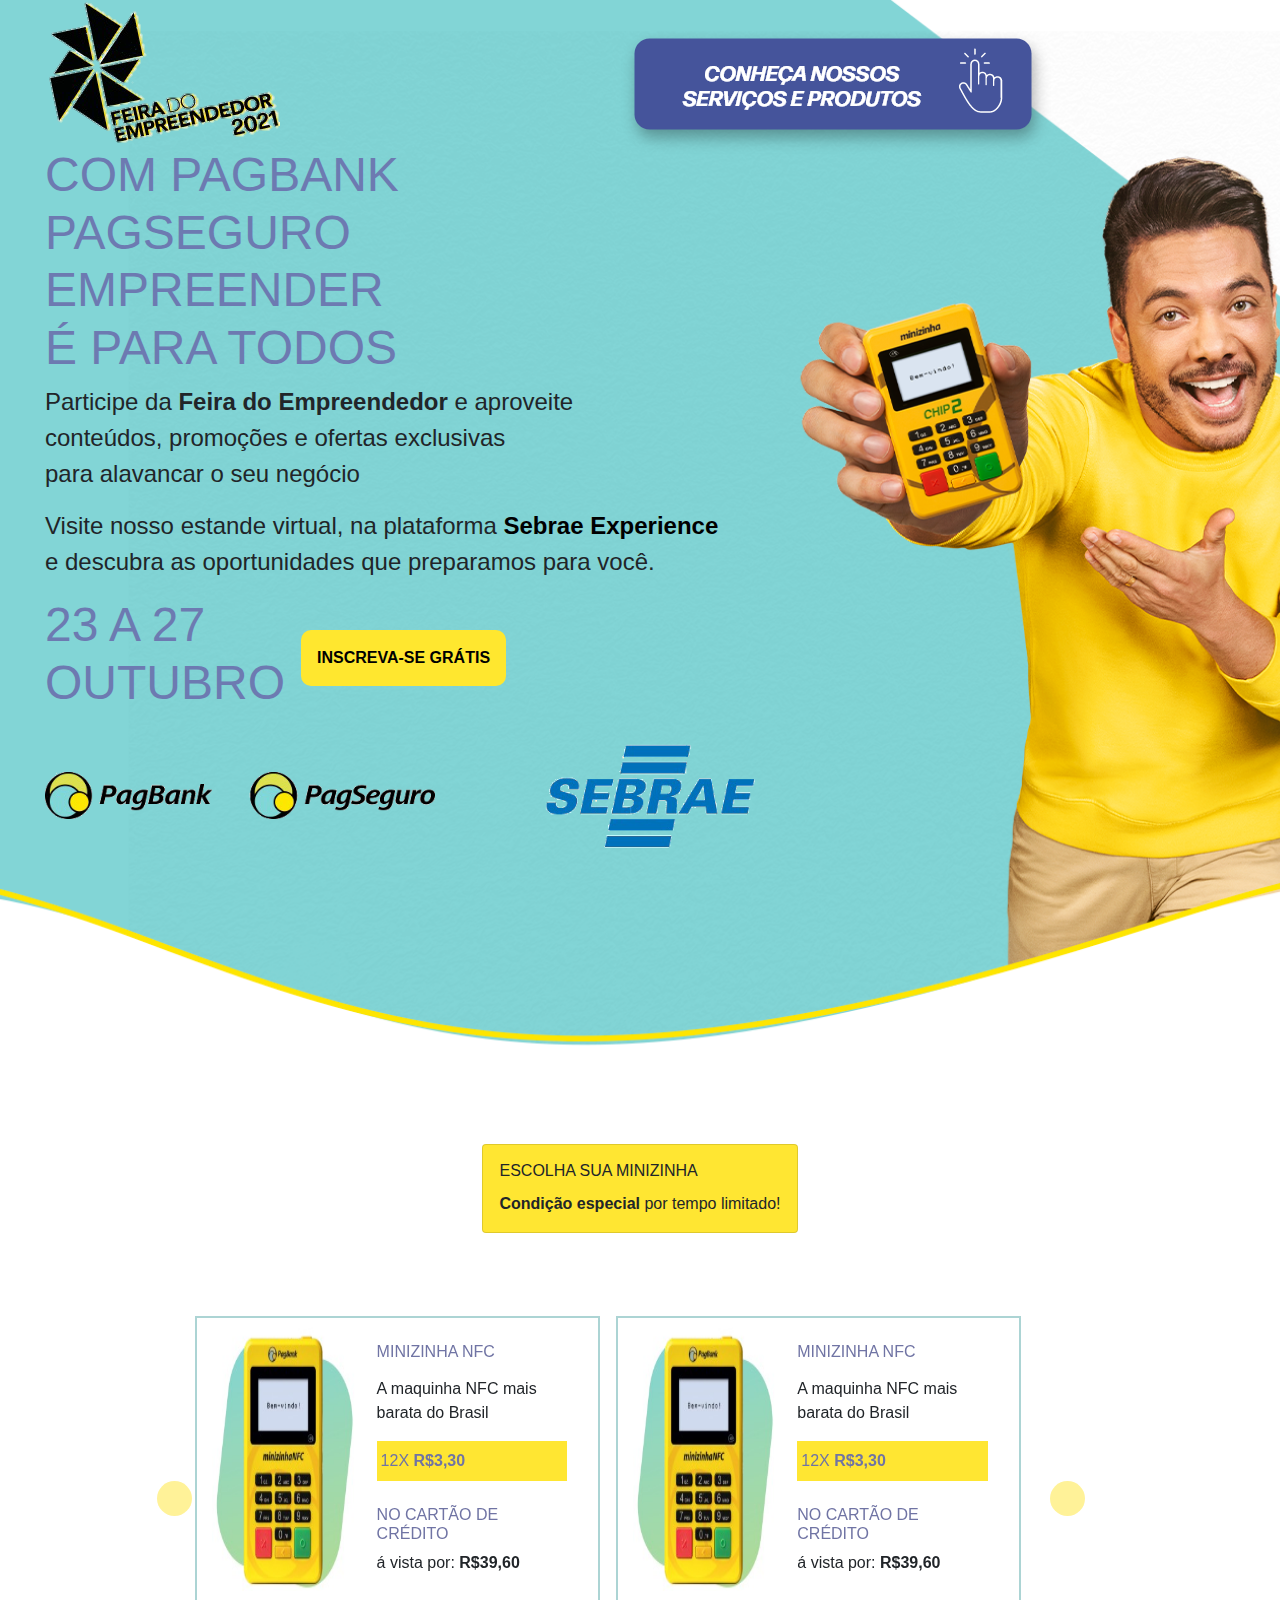
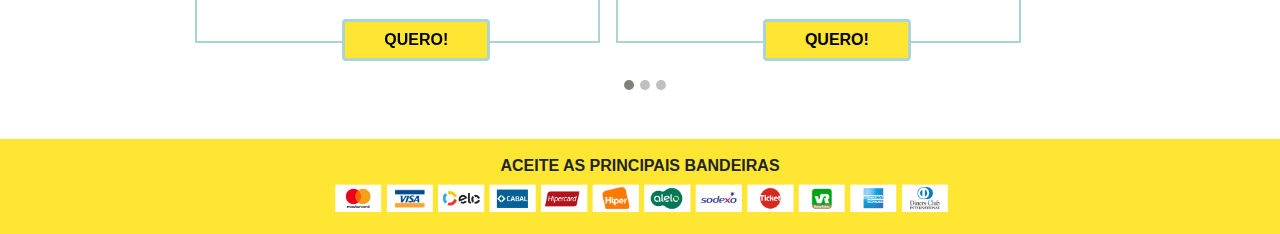
<file: index.html>
<!DOCTYPE html>
<html lang="pt-br">
<head>
    <meta charset="UTF-8">
    <meta http-equiv="X-UA-Compatible" content="IE=edge">
    <meta name="viewport" content="width=device-width, initial-scale=1.0">
    <link rel="stylesheet" href="https://use.fontawesome.com/releases/v5.0.10/css/all.css" integrity="sha384-+d0P83n9kaQMCwj8F4RJB66tzIwOKmrdb46+porD/OvrJ+37WqIM7UoBtwHO6Nlg" crossorigin="anonymous">
    <link rel="stylesheet" href="css/bootstrap.min.css">
    <link rel="stylesheet" href="css/style.css">
    <title>PagBank Seguro</title>
</head>
<body>
  <!-- PAGBANK-->
  <section>
    <div class="container-fluid">
      <div class="row row-top">
        <div class="contexto col-12 col-sm-9 col-md-10">
          <div class="produtos">
           <a href="conheca-nossos-produtos.html"> <img src="img/conheca-nossos-produtos.png" alt="" class="img-fluid my-4" style="float: right;"></a>
          </div>
          <div class="imagem-feira">
            <img src="img/empreendedor.png" alt="Feira do Empreendedor" class="img-fluid">
          </div>
          <div class="title-top-violet">
            <h2 class="titleFeira">Com pagbank <br> PagSeguro <br> Empreender <br> é para todos</h2>
          </div>
          <div class="paragraph-text-title col-md-10">
            <p class="textpraragraph">Participe da <strong>Feira do Empreendedor</strong> e aproveite <br> conteúdos, promoções e ofertas exclusivas <br> para alavancar o seu negócio</p>
            <p class="textpraragraph mt-3">Visite nosso estande virtual, na plataforma <a href="#" class="nostyle"><strong class="color-link-sebrae">Sebrae Experience</strong></a> <br> e descubra as oportunidades que preparamos para você.</p>
          </div>
          <div class="botao-mes mt-3">
            <div class="title-top-violet">
              <h2 class="titleFeira">23 a 27 <br> Outubro</h2>
            </div>
            <div class="button">
              <a class="btn amarelo-increva-se botaoconfig nostyle" href="#" type="button"><b>Inscreva-se grátis</b></a>
            </div>
          </div>
          <div class="imagem-pagbank-sebrae mt-3">
            <div class="pagbank-pagseguro">
              <img src="img/PagBank-PagSeguro.png" alt="" class="img-fluid">
            </div>
            <div class="sebrae">
              <img src="img/sebrae.png" alt="" class="img-fluid">
            </div>
          </div>
        </div> 
      </div>
    </div>
  </section>
   <!--END PAGBANK-->
  <!--CARD-->
    <div class="container-fluid mt-5 mb-5">
      <div class="row">
            <div class="card cardconfig color-card" style="margin: auto;">
              <div class="card-body">
                <h6 class="card-title text-uppercase">Escolha sua minizinha</h6>
                <div class="card-text"><p><strong>Condição especial</strong> por tempo limitado!</p></div>
              </div>
            </div>
      </div>
    </div>
<!--End card-->
<!--Carousel Wrapper-->
<div class="carousel-wapper">
  <div id="carousel-maquininha" class="carousel slide carousel-multi-item" data-ride="carousel" style="width: 85%;margin: auto;">

    <!--Controls-->
    <div class="controls-top">
      <button class="carousel-control-prev cp" type="button" data-target="#carousel-maquininha" data-slide="prev">
        <i class="fas fa-angle-left"></i>
        <span class="sr-only">anterior</span>
      </button>
      <button class="carousel-control-next cn" type="button" data-target="#carousel-maquininha" data-slide="next">
        <i class="fas fa-angle-right"></i>
        <span class="sr-only">Next</span>
      </button>
    </div>
    <!--/.Controls-->
  
    <!--Indicators-->
    <ol class="carousel-indicators" id="indicadores">
      <li data-target="#carousel-maquininha" data-slide-to="0" class="active"></li>
      <li data-target="#carousel-maquininha" data-slide-to="1"></li>
      <li data-target="#carousel-maquininha" data-slide-to="2"></li>
    </ol>
    <!--/.Indicators-->
    <!--Slides-->
    <div class="carousel-inner" role="listbox">
  
      <!--First slide-->
      <div class="carousel-item active comando-carousel">
  
        <div class="col-md-6 col-sm-6 col-12 mb-5 border-carousel mr-3">
         <div class="mb-2 card-container">
            <img class="img-fluid configimgc"
              src="img/maquina-pagbank.jpg" alt="...">
            <div class="card-body">
              <h6 class="card-title carouselTitle mt-2 tmc">Minizinha nfc</h6>
              <p class="card-text my-3 pmc">A maquinha NFC mais barata do Brasil</p>
              <p class="color-card carouselTitle py-2 px-1 mb-4 carmc">12X <b>R$3,30</b></p>
              <h6 class="card-title carouselTitle mb-2 tmc">no cartão de crédito</h6>
              <p class="card-text pmc">á vista por: <b> R$39,60</b></p>
            </div>
          </div>
          <a href="carrinho-de-compras.html" class="btn button-a" role="button"><strong>QUERO!</strong></a>
        </div>
  
        <div class="col-md-6 col-sm-6 col-12 mb-5 border-carousel">
          <div class="mb-2 card-container">
             <img class="img-fluid configimgc"
               src="img/maquina-pagbank.jpg" alt="...">
             <div class="card-body">
               <h6 class="card-title carouselTitle mt-2 tmc">Minizinha nfc</h6>
               <p class="card-text my-3 pmc">A maquinha NFC mais barata do Brasil</p>
               <p class="color-card carouselTitle py-2 px-1 mb-4 carmc">12X <b>R$3,30</b></p>
               <h6 class="card-title carouselTitle mb-2 tmc">no cartão de crédito</h6>
               <p class="card-text pmc">á vista por: <b> R$39,60</b></p>
             </div>
           </div>
           <a href="carrinho-de-compras.html" class="btn button-a" role="button"><strong>QUERO!</strong></a>
         </div>
      </div>
      <!--/.First slide-->
  
      <!--Second slide-->
      <div class="carousel-item comando-carousel">
  
        <div class="col-md-6 col-sm-6 col-12 mb-5 border-carousel mr-3">
         <div class="mb-2 card-container">
            <img class="img-fluid configimgc"
              src="img/maquina-pagbank.jpg" alt="...">
            <div class="card-body">
              <h6 class="card-title carouselTitle mt-2 tmc">Minizinha nfc</h6>
              <p class="card-text my-3 pmc">A maquinha NFC mais barata do Brasil</p>
              <p class="color-card carouselTitle py-2 px-1 mb-4 carmc">12X <b>R$3,30</b></p>
              <h6 class="card-title carouselTitle mb-2 tmc">no cartão de crédito</h6>
              <p class="card-text pmc">á vista por: <b> R$39,60</b></p>
            </div>
          </div>
          <a href="carrinho-de-compras.html" class="btn button-a" role="button"><strong>QUERO!</strong></a>
        </div>
  
        <div class="col-md-6 col-sm-6 col-12 mb-5 border-carousel">
          <div class="mb-2 card-container">
             <img class="img-fluid configimgc"
               src="img/maquina-pagbank.jpg" alt="...">
             <div class="card-body">
               <h6 class="card-title carouselTitle mt-2 tmc">Minizinha nfc</h6>
               <p class="card-text my-3 pmc">A maquinha NFC mais barata do Brasil</p>
               <p class="color-card carouselTitle py-2 px-1 mb-4 carmc">12X <b>R$3,30</b></p>
               <h6 class="card-title carouselTitle mb-2 tmc">no cartão de crédito</h6>
               <p class="card-text pmc">á vista por: <b> R$39,60</b></p>
             </div>
           </div>
           <a href="carrinho-de-compras.html" class="btn button-a" role="button"><strong>QUERO!</strong></a>
         </div>
      </div>
      <!--/.Second slide-->
      <!--treeh slide-->
      <div class="carousel-item comando-carousel">
  
        <div class="col-md-6 col-sm-6 col-12 mb-5 border-carousel mr-3">
         <div class="mb-2 card-container">
            <img class="img-fluid configimgc"
              src="img/maquina-pagbank.jpg" alt="...">
            <div class="card-body">
              <h6 class="card-title carouselTitle mt-2 tmc">Minizinha nfc</h6>
              <p class="card-text my-3 pmc">A maquinha NFC mais barata do Brasil</p>
              <p class="color-card carouselTitle py-2 px-1 mb-4 carmc">12X <b>R$3,30</b></p>
              <h6 class="card-title carouselTitle mb-2 tmc">no cartão de crédito</h6>
              <p class="card-text pmc">á vista por: <b> R$39,60</b></p>
            </div>
          </div>
          <a href="carrinho-de-compras.html" class="btn button-a" role="button"><strong>QUERO!</strong></a>
        </div>
  
        <div class="col-md-6 col-sm-6 col-12 mb-5 border-carousel">
          <div class="mb-2 card-container">
             <img class="img-fluid configimgc"
               src="img/maquina-pagbank.jpg" alt="...">
             <div class="card-body">
               <h6 class="card-title carouselTitle mt-2 tmc">Minizinha nfc</h6>
               <p class="card-text my-3 pmc">A maquinha NFC mais barata do Brasil</p>
               <p class="color-card carouselTitle py-2 px-1 mb-4 carmc">12X <b>R$3,30</b></p>
               <h6 class="card-title carouselTitle mb-2 tmc">no cartão de crédito</h6>
               <p class="card-text pmc">á vista por: <b> R$39,60</b></p>
             </div>
           </div>
           <a href="carrinho-de-compras.html" class="btn button-a" role="button"><strong>QUERO!</strong></a>
         </div>
      </div>
      <!--/.treeh slide-->
  
    </div>
    <!--/.Slides-->
  </div>
  
</div><!--/.Carousel Wrapper-->


<footer>
  <div class="container-fluid">
    <div class="row">
      <div class="color-card col-12 editfooter mt-5">
        <strong class="text-uppercase">aceite as principais bandeiras</strong>
        <img src="img/logos.png" alt="" class="img-fluid">
      </div>
    </div>
  </div>
</footer>

    <script src="js/jquery.min.js"></script>
    <script src="js/bootstrap.min.js"></script>
</body>
</html>
</file>
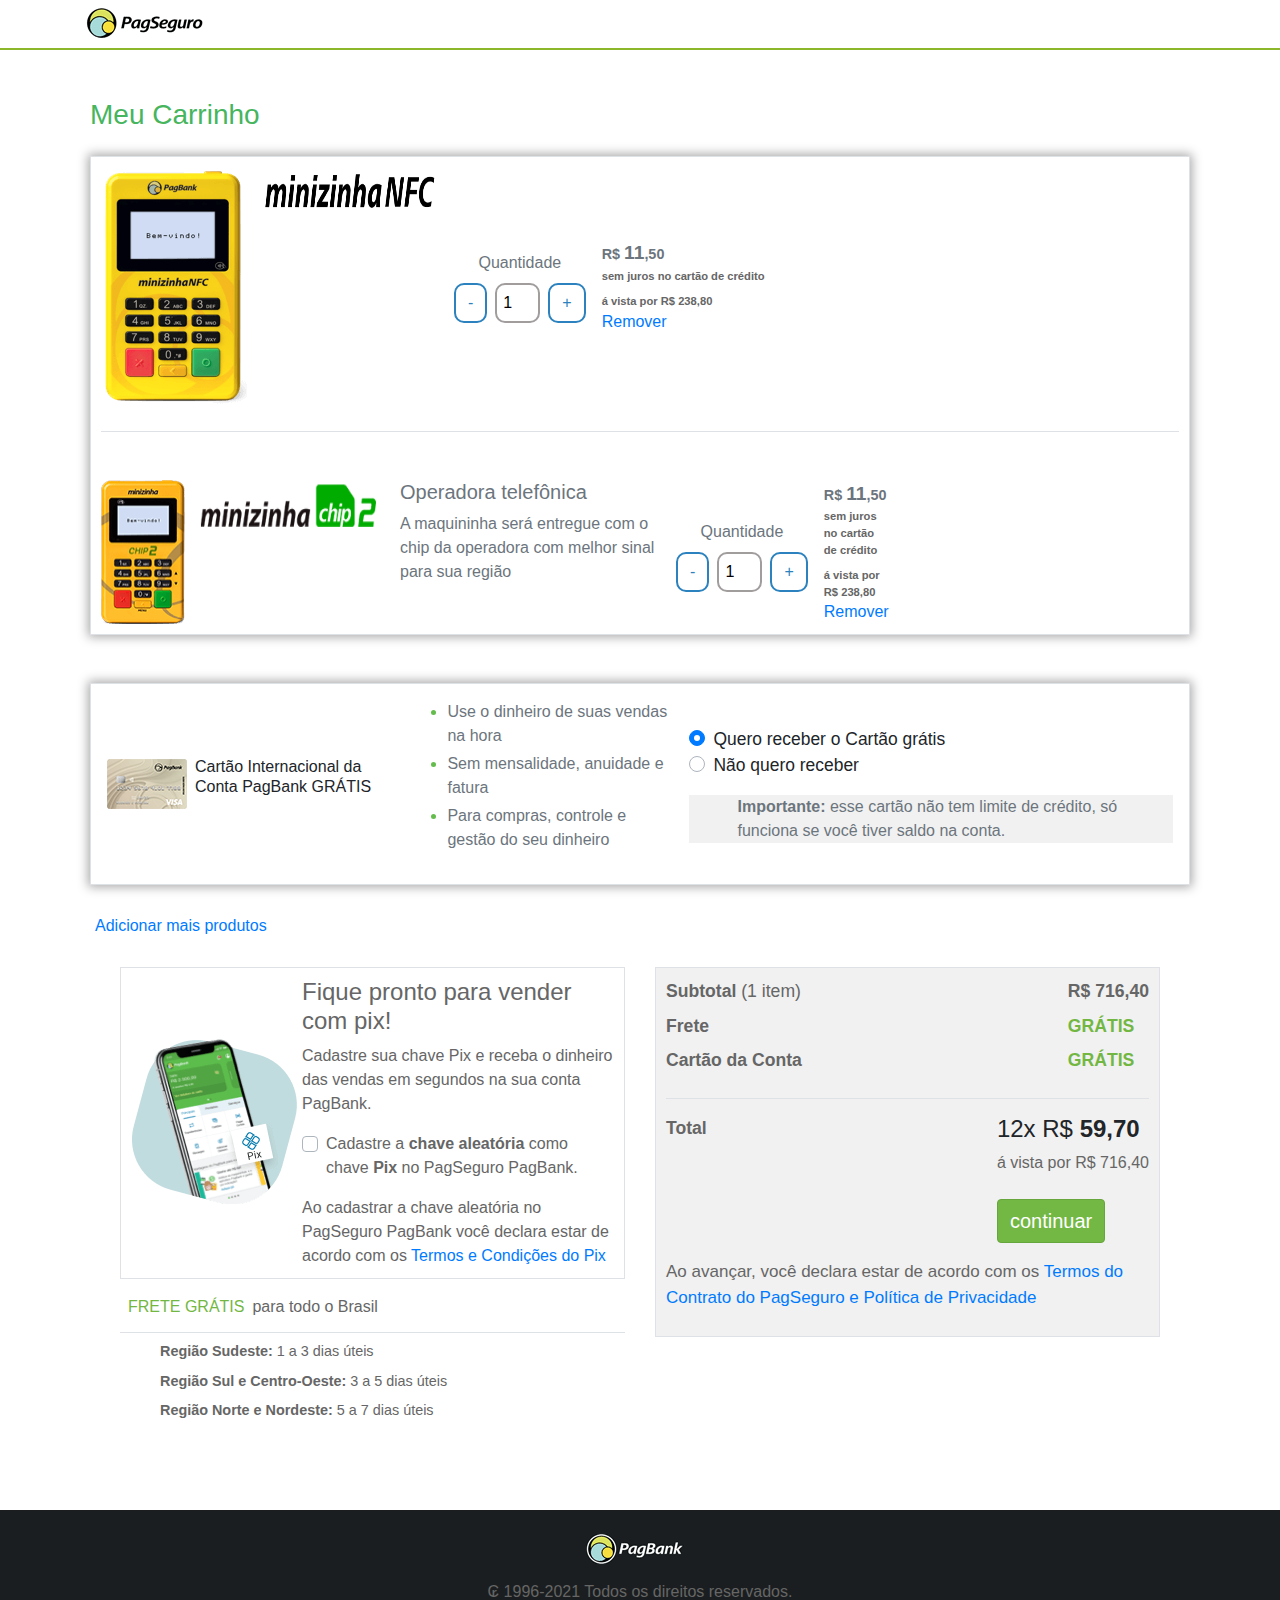
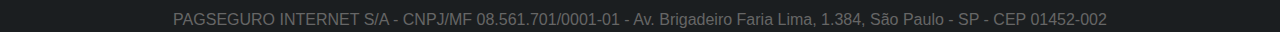
<file: carrinho-de-compras.html>
<!DOCTYPE html>
<html lang="pt-br">
<head>
    <meta charset="UTF-8">
    <meta http-equiv="X-UA-Compatible" content="IE=edge">
    <meta name="viewport" content="width=device-width, initial-scale=1.0">
    <link rel="stylesheet" href="https://use.fontawesome.com/releases/v5.0.10/css/all.css" integrity="sha384-+d0P83n9kaQMCwj8F4RJB66tzIwOKmrdb46+porD/OvrJ+37WqIM7UoBtwHO6Nlg" crossorigin="anonymous">
    <link rel="stylesheet" href="css/bootstrap.min.css">
    <link rel="stylesheet" href="css/carrinho.css">
    <title>Carrinho - Pagbank-Seguro</title>
</head>
<body>
    <header>
        <div class="container-fluid">
            <div class="row row-pl logo-line-bottom mb-5">
                <div class="container pt-2">
                    <a href="#" class="img-fluid" id="logo-a">
                        <img src="img/carrinho-de-compras/pagbank_logo.gif" alt="" id="logo">
                    </a>
                </div>
            </div>
            <div class="row">
                <div class="container">
                   
                    <div class="row row-pl">
                        <div class="carrinho">
                            <h3 class="title-carrinho mb-4">Meu Carrinho</h3>
                            <div class="maquininhas-vendas border col-12 shadow">
                                <div class="maquina1 mb-5 border-bottom pb-4">
                                    <div class="imagens1-textos">
                                        <img src="img/carrinho-de-compras/maquinhinha-2.png" class="img-fluid maquinagrande" alt="">
                                        <div class="chip2-quantidade col-7">
                                            <img src="img/carrinho-de-compras/minizinhaNFC.png" class="img-fluid mr-3 minizinha" alt="">
                                            <div class="quantidade">
                                                <label for="buttons-compra" class="text-muted">Quantidade</label>
                                                <div class="buttons-compra">
                                                    <button class="btn btn-quantidade" type="button">-</button>
                                                    <input type="number" value="1" min="1" max="20" class="mx-2 input">
                                                    <button class="btn btn-quantidade" type="button">+</button>
                                                </div>        
                                            </div>
                                            <div class="quantidade ml-3">
                                                <div class="R$">
                                                    <p class="valor text-muted">R$ <strong>11</strong>,50</p>
                                                </div>
                                                <div class="sem-juros">
                                                    <p class="cartao-juros mb-2">sem juros no cartão de crédito</p>
                                                    <p class="cartao-juros">á vista por R$ 238,80</p>
                                                    <a href="#" class="remover-link mt-3">Remover</a>
                                                </div>
                                            </div>
                                        </div>
                                    </div>            
        
                                </div>
                                <div class="maquina2">
                                    <div class="imagens1-textos">
                                        <img src="img/carrinho-de-compras/maquinhinha-1.png" class="img-fluid maquinagrande" alt="">
                                        <div class="chip2-quantidade col-8">
                                            <img src="img/carrinho-de-compras/minizinhachip2.png" class="img-fluid mr-3 mb-2 minizinha" alt="" >
                                          <div class="textos" style="display: flex;">
                                            <div class="texto-operadora mx-2">
                                                <h5 class="text-muted">Operadora telefônica</h5>
                                                <p class="text-muted">A maquininha será entregue com o chip da operadora com melhor sinal para sua região</p>
                                            </div>
                                            <div class="precos-button">
                                                <div class="quantidade mt-2">
                                                    <label for="buttons-compra" class="text-muted">Quantidade</label>
                                                    <div class="buttons-compra">
                                                        <button class="btn btn-quantidade" type="button">-</button>
                                                        <input type="number" value="1" min="1" max="20" class="mx-2 input">
                                                        <button class="btn btn-quantidade" type="button">+</button>
                                                    </div>        
                                                </div>
                                                <div class="quantidade ml-3">
                                                    <div class="R$">
                                                        <p class="valor text-muted">R$ <strong>11</strong>,50</p>
                                                    </div>
                                                    <div class="sem-juros">
                                                        <p class="cartao-juros mb-2">sem juros no cartão de crédito</p>
                                                        <p class="cartao-juros">á vista por R$ 238,80</p>
                                                        <a href="#" class="remover-link">Remover</a>
                                                    </div>
                                                </div>
                                            </div>
                                          </div>
                                        </div>
                                    </div> 
                                </div>
                                <!--mobile-->
                                <div class="maquina2mobile" style="display: none;">
                                    <div class="imagens1-textos">
                                        <img src="img/carrinho-de-compras/maquinhinha-1.png" class="img-fluid maquinagrande" alt="">
                                        <div class="chip2-quantidade col-8">
                                            <img src="img/carrinho-de-compras/minizinhachip2.png" class="img-fluid my-3 minizinha" alt="" >
                                          <div class="textos"> 
                                            <div class="quantidade mt-2">
                                                <label for="buttons-compra" class="text-muted">Quantidade</label>
                                                <div class="buttons-compra">
                                                    <button class="btn btn-quantidade" type="button">-</button>
                                                    <input type="number" value="1" min="1" max="20" class="mx-2 input">
                                                    <button class="btn btn-quantidade" type="button">+</button>
                                                </div>        
                                            </div>
                                            <div class="quantidade">
                                                <div class="R$">
                                                    <p class="valor text-muted">R$ <strong>11</strong>,50</p>
                                                </div>
                                                <div class="sem-juros">
                                                    <p class="cartao-juros mb-2">sem juros no cartão de crédito</p>
                                                    <p class="cartao-juros">á vista por R$ 238,80</p>
                                                    <a href="#" class="remover-link">Remover</a>
                                                </div>
                                            </div>
                                            <div class="texto-operadora mt-3">
                                                <h5 class="text-muted">Operadora telefônica</h5>
                                                <p class="text-muted">A maquininha será entregue com o chip da operadora com melhor sinal para sua região</p>
                                            </div>
                                          </div>
                                        </div>
                                    </div> 
                                </div>
                                <!--end mobile-->
                            </div>
                        </div>
                    </div>
                    <div class="row row-pl mt-5 ">
                        <div class="border py-3 px-3 shadow">
                           <div class="cartao-conta">
                              <div class="img-cartao">
                                  <img src="img/carrinho-de-compras/visa-card.png" class="cartaoconfig" alt="">
                                  <div class="cartao-internacional ml-2">
                                    <h6>Cartão Internacional da Conta PagBank GRÁTIS</h6>
                                </div>
                              </div>
                              <div class="privilegios">
                                  <ol>
                                      <li class="li-cartao mb-1"><p class="text-muted">Use o dinheiro de suas vendas na hora</p></li>
                                      <li class="li-cartao mb-1"><p class="text-muted">Sem mensalidade, anuidade e fatura</p></li>
                                      <li class="li-cartao"><p class="text-muted">Para compras, controle e gestão do seu dinheiro</p></li>
                                  </ol>
                              </div>
                              <div class="radios ml-3">
                                <div class="custom-control custom-radio">
                                    <input type="radio" id="customRadio1" name="customRadio" class="custom-control-input" checked>
                                    <label class="custom-control-label fp" for="customRadio1">Quero receber o Cartão grátis</label>
                                  </div>
                                  <div class="custom-control custom-radio">
                                    <input type="radio" id="customRadio2" name="customRadio" class="custom-control-input">
                                    <label class="custom-control-label fp" for="customRadio2">Não quero receber</label>
                                  </div>
                                  <div class="importante mt-3">
                                      <div class="icon mx-3">
                                      <i class="fas fa-exclamation-triangle iy"></i>
                                      </div>
                                      <div class="aviso ml-3">
                                          <p class="text-muted"><b>Importante:</b> esse cartão não tem limite de crédito, só funciona se você tiver saldo na conta.</p>
                                      </div>
                                  </div>
                              </div>
                           </div>
                        </div>
                    </div>
                    <div class="mais-produtos my-4">
                        <a href="#" target="_blank" class="adicionarmais"> <i class="fas fa-plus"></i> <p>Adicionar mais produtos</p></a>
                    </div>
                </div>
            </div>
        </div>
    </header>
    <section>
        <div class="container-fluid">
            <div class="row">
                <div class="container">
                    <div class="row-pl fotpl" style="display: flex;">
                      <div class="col-12 col-md-6 mb-4">
                          <div class="container-pix ipr border">
                              <div class="img-pix">
                                  <img src="img/carrinho-de-compras/img_PIX.png" alt="">
                              </div>
                                <div class="texto-pix">
                                  <h4 class="mb-2 colorpix">Fique pronto para vender com pix!</h4>
                                  <p class="colorpix">Cadastre sua chave Pix e receba o dinheiro das vendas em segundos na sua conta PagBank.</p>
                                    <div class="custom-control custom-checkbox my-3 colorpix">
                                        <input type="checkbox" class="custom-control-input " id="checkpix">
                                        <label class="custom-control-label" for="checkpix">Cadastre a <b class="colorpix">chave aleatória</b> como chave <b class="colorpix">Pix</b> no PagSeguro PagBank.</label>
                                    </div>
                                    <div class="termos">
                                        <p class="colorpix">Ao cadastrar a chave aleatória no PagSeguro PagBank você declara estar de acordo com os <a href="#" target="_blank">Termos e Condições do Pix</a></p>
                                    </div>
                                </div>
                          </div>
                          <div class="informacoes-envio mt-3">
                              <div class="frete border-bottom pb-2">
                                <i class="fas fa-truck csg"></i>
                               <h6 class="mx-2 csg">FRETE GRÁTIS</h6>
                               <p class="colorpix">para todo o Brasil</p>
                              </div>
                              <div class="lugares-regioes mt-2">
                                  <div class="relogio">
                                      <i class="fas fa-clock csg"></i>
                                  </div>
                                  <div class="regioes">
                                    <ul>
                                        <li class="regiao-list colorpix mb-2"><b>Região Sudeste:</b> <p class="ml-1">1 a 3 dias úteis</p></li>
                                        <li class="regiao-list colorpix mb-2"><b>Região Sul e Centro-Oeste:</b> <p class="ml-1">3 a 5 dias úteis</p></li>
                                        <li class="regiao-list colorpix"><b>Região Norte e Nordeste:</b> <p class="ml-1">5 a 7 dias úteis</p></li>
                                    </ul>
                                  </div>
                              </div>
                          </div>
                      </div>
                      <div class="col-12 col-md-6">
                          <div class="container-pix border" style="background-color: #f1f1f1;">
                              <div class="total-compra border-bottom pb-4">
                                <div class="total">
                                    <div class="subtotal mb-2">
                                        <p class="colorpix sf"><strong>Subtotal</strong> (1 item)</p>                    
                                    </div>
                                    <div class="frete mb-2">
                                        <strong class="colorpix sf">Frete</strong>
                                    </div>
                                    <div class="cartao-da-conta">
                                        <strong class="colorpix sf">Cartão da Conta</strong>
                                    </div>    
                                </div>
                                <div class="valores">
                                    <div class="r$ mb-2">
                                        <Strong class="colorpix sf"> R$ 716,40</Strong>
                                    </div>
                                <div class="gratis mb-2">
                                <strong class="csg sf">GRÁTIS</strong>
                                </div>
                                <div class="gratis">
                                <strong class="csg sf">GRÁTIS</strong>
                                </div>
                                </div>
                              </div>
                              <div class="confirmar-total mt-3">
                                  <div class="total-xv">
                                      <div class="contotal">
                                        <strong class="colorpix sf">Total</strong>
                                      </div>
                                      <div class="12vs">
                                          <h4 class="color-pix"> 12x R$ <b>59,70</b></h4>
                                          <p class="colorpix">á vista por R$ 716,40</p>
                                          <button class="btn btn-green mt-4" type="button">continuar</button>
                                      </div>
                                  </div>
                              </div>
                              <div class="contrato my-3">
                                  <p class="colorpix" style="font-size: 17px;">Ao avançar, você declara estar de acordo com os <a href="#" target="_blank">Termos do Contrato do PagSeguro e Política de Privacidade</a></p>
                              </div>
                          </div>
                      </div>
                      
                    </div>
                </div>
            </div>
        </div>
    </section>
    <footer>
        <div class="container-fluid mt-5" style="background-color: #1b1e20;">
            <div class="row">
                <div class="container">
                    <div class="footer">
                        <div class="logo-footer mt-4">
                            <img src="img/carrinho-de-compras/pagbank-logo-footer.gif" alt="Logo pagbank">
                        </div>
                        <p class="mt-3 colorpix text-footer">₢ 1996-2021 Todos os direitos reservados.</p>
                        <p class="mt-1 colorpix text-footer">PAGSEGURO INTERNET S/A - CNPJ/MF 08.561.701/0001-01 - Av. Brigadeiro Faria Lima, 1.384, São Paulo - SP - CEP 01452-002</p>
                    </div>
                    
                </div>
            </div>
        </div>
    </footer>

    <script src="js/jquery.min.js"></script>
    <script src="js/bootstrap.min.js"></script>

</body>
</html>
</file>
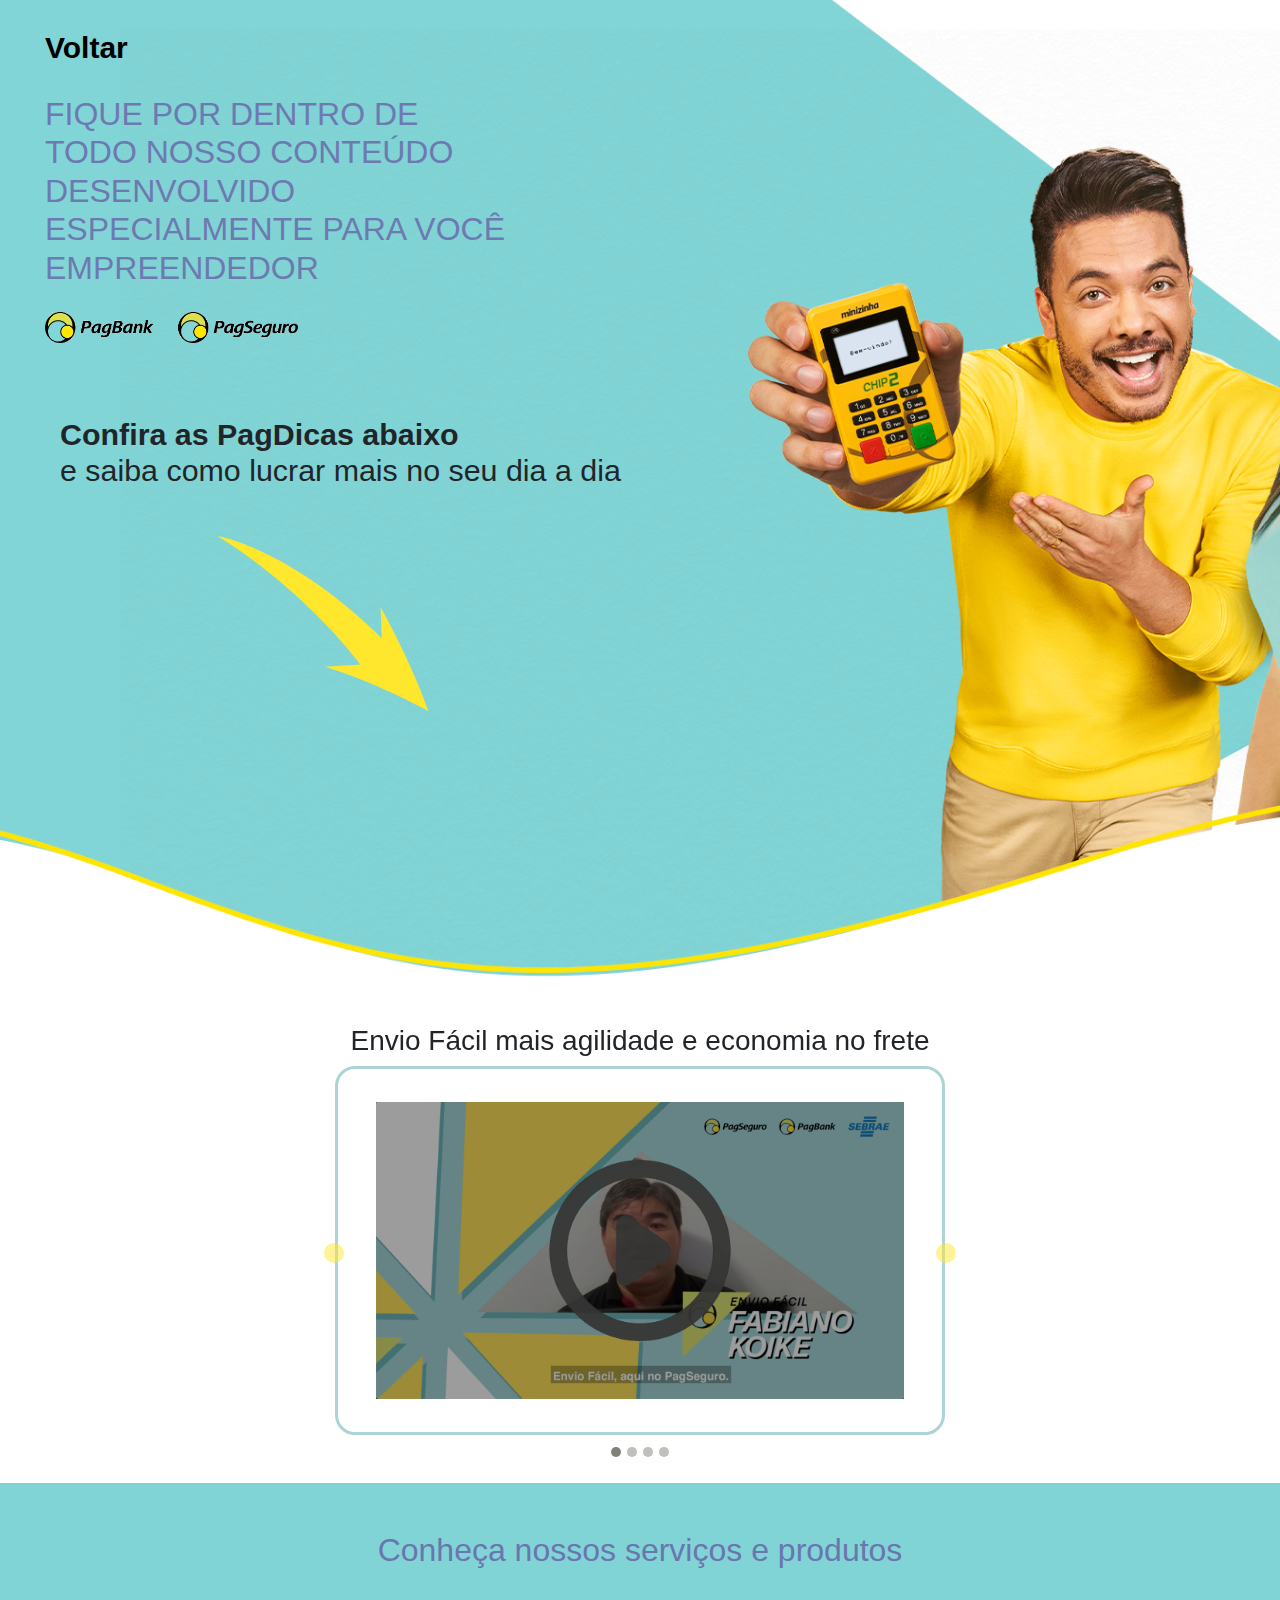
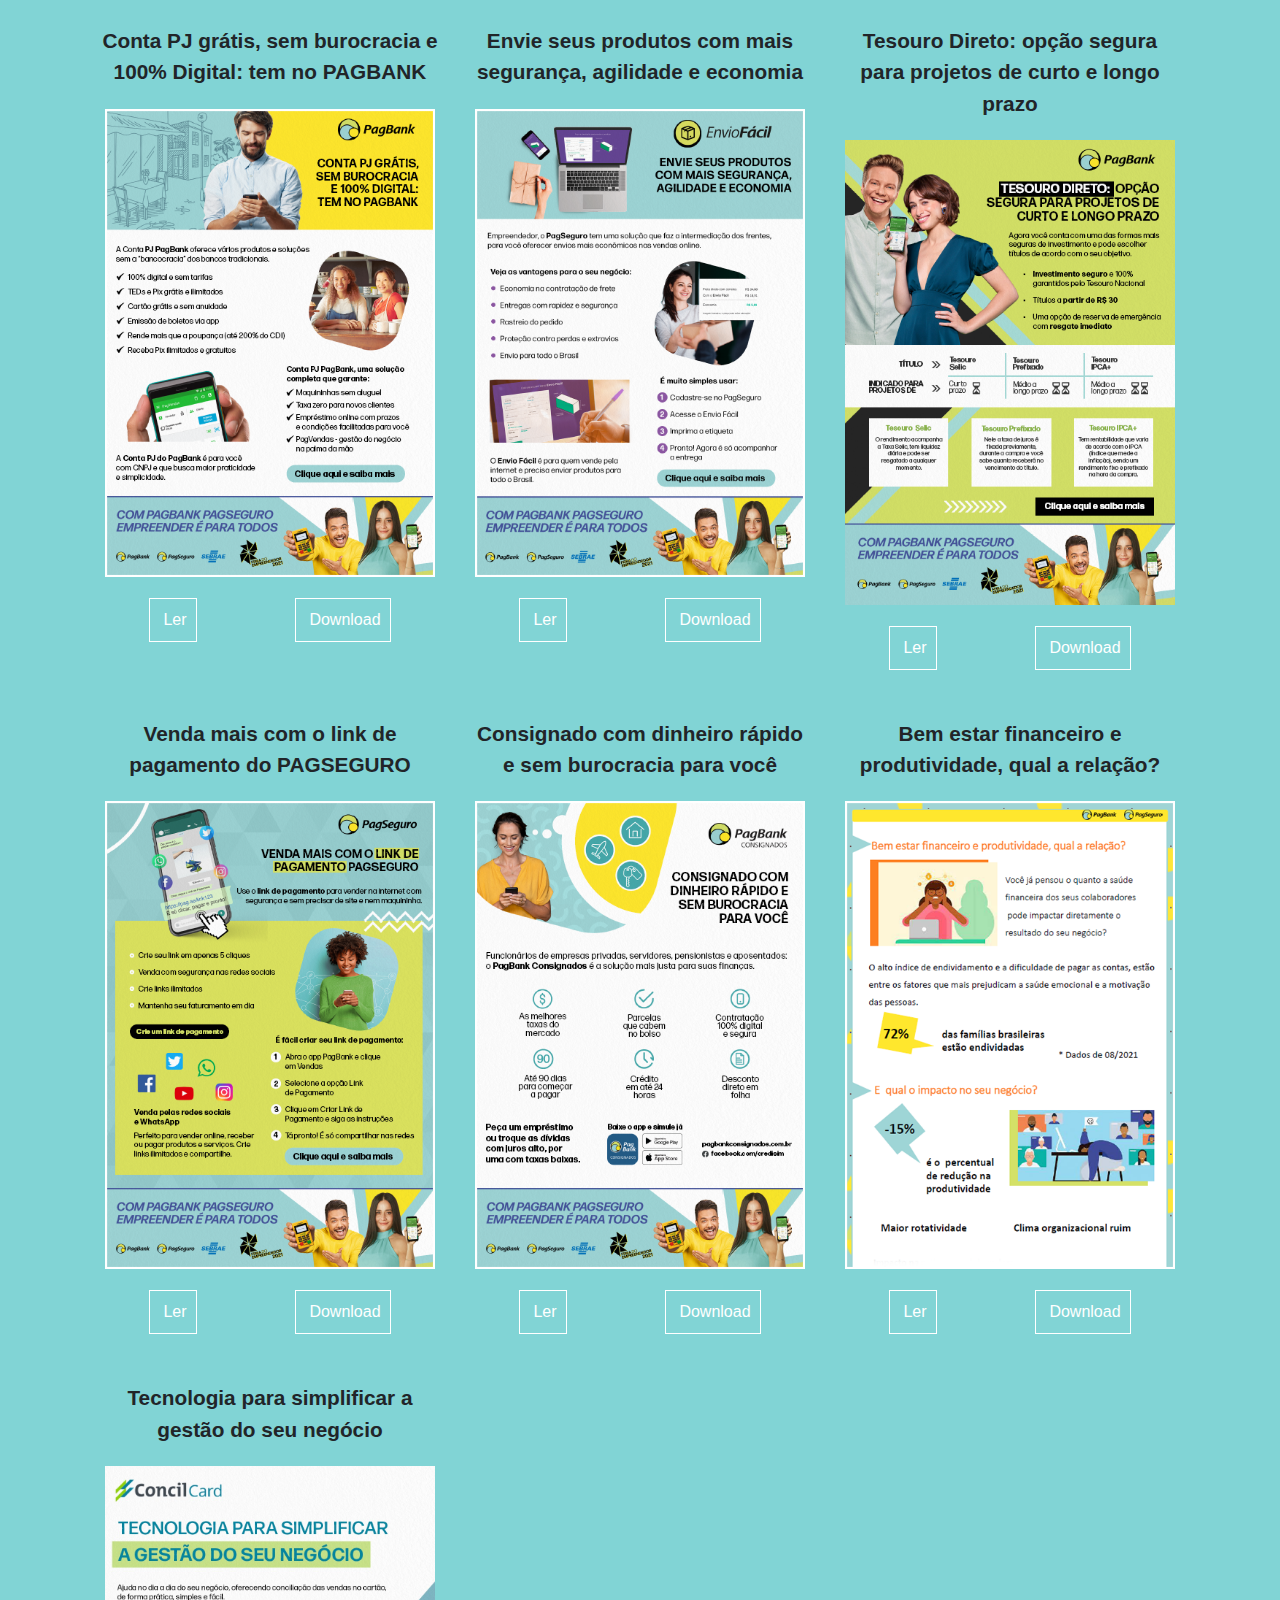
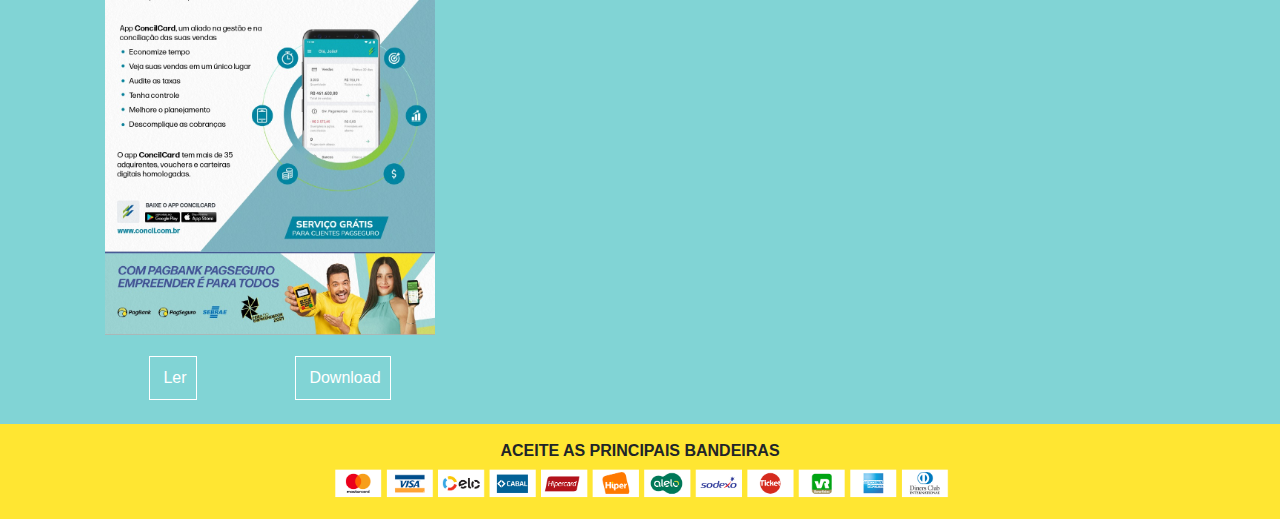
<file: conheca-nossos-produtos.html>
<!DOCTYPE html>
<html lang="pt-br">
<head>
    <meta charset="UTF-8">
    <meta http-equiv="X-UA-Compatible" content="IE=edge">
    <meta name="viewport" content="width=device-width, initial-scale=1.0">
    <link rel="stylesheet" href="https://use.fontawesome.com/releases/v5.0.10/css/all.css" integrity="sha384-+d0P83n9kaQMCwj8F4RJB66tzIwOKmrdb46+porD/OvrJ+37WqIM7UoBtwHO6Nlg" crossorigin="anonymous">
    <link rel="stylesheet" href="css/bootstrap.min.css">
    <link rel="stylesheet" href="css/conhecanossosprodutos.css">
    <link rel="stylesheet" href="css/style.css">
    <title>Nossos Produtos</title>
</head>
<body>
  <!-- PAGBANK-->
  <section>
    <div class="container-fluid">
      <div class="row row-top">
        <div class="contexto2 col-10">
          <div class="produtos-voltar">
          <a href="index.html"><i class="fas fa-angle-left"></i> Voltar</a> 
          </div>
          <div class="title-top-violet">
            <h2 class="titleFeira">Fique por dentro de <br> todo nosso conteúdo<br> desenvolvido<br> especialmente para você<br> empreendedor</h2>
          </div>
          <div class="pagbank-pagseguro mb-5">
            <img src="img/PagBank-PagSeguro.png" alt="" class="img-fluid">
          </div>
          <h3 class="col-12 confira-dicas mb-5"> <strong>Confira as PagDicas abaixo</strong>  <br> <p style="font-weight: 300;"> e saiba como lucrar mais no seu dia a dia</p></h3>
          <div class=" col-5 col-sm-4 configseta">
          <img src="img/seta-banner.svg" alt="" class="img-fluid seta">
          </div>
        </div>
        </div> 
      </div>
    </div>
  </section>
   <!--END PAGBANK-->  
  <!--CAROUSEL-IFRAME-WRAPPER-->
   <div class="cofig-carousel-wapper">
    <div id="carousel-iframe" class="carousel slide" data-ride="carousel" data-interval="0">
      <ol class="carousel-indicators">
        <li data-target="#carousel-iframe" data-slide-to="0" class="active"></li>
        <li data-target="#carousel-iframe" data-slide-to="1"></li>
        <li data-target="#carousel-iframe" data-slide-to="2"></li>
        <li data-target="#carousel-iframe" data-slide-to="3"></li>
      </ol>
      <div class="carousel-inner">
        <div class="carousel-item active">
      
          <div class="col-12 mb-5 mr-3 text-center">
            <h3>Envio Fácil mais agilidade e economia no frete</h3>
           <div class="mb-2 bordercarousel">
              <div class="card-body card-padding">
                  <button type="submit" class="button-modal" data-toggle="modal" data-target="#modal1">
                    <img src="img/video1.png" alt="" class="img-fluid" style="width: 100%;">
                  </button>
                  <!-- Modal -->
                  <div class="modal fade" id="modal1" data-backdrop="static" data-keyboard="false" tabindex="-1" aria-labelledby="modal1Label" aria-hidden="true">
                    <div class="modal-dialog modal-xl">
                      <div class="modal-content">
                        <div class="modal-body">
                          <iframe id="iframe-config" name=".www.youtube.com/" src="https://www.youtube.com/embed/eSzixm_co9Q" title="YouTube video player" frameborder="0" allow="accelerometer; autoplay; clipboard-write; encrypted-media; gyroscope; picture-in-picture" allowfullscreen></iframe>
                        </div>
                        <div class="modal-footer" style="justify-content: center;">
                          <button type="button" class="btn btn-modal-iframe" data-dismiss="modal">fechar</button>
                        </div>
                      </div>
                    </div>
                  </div>
              </div>
            </div>
          </div>
        </div>
        
        <div class="carousel-item">  
          <div class="col-12 mb-5 mr-3 text-center">
            <h3>Tesouro Direto investimento mais seguro do Brasil</h3>
           <div class="mb-2 bordercarousel">
              <div class="card-padding card-body">
                <button type="submit" class="button-modal" data-toggle="modal" data-target="#modal2">
                  <img src="img/video2.png" alt="" class="img-fluid" style="width: 100%;">
                </button>
                <!-- Modal -->
                <div class="modal fade" id="modal2" data-backdrop="static" data-keyboard="false" tabindex="-1" aria-labelledby="modal2Label" aria-hidden="true">
                  <div class="modal-dialog modal-xl">
                    <div class="modal-content">
                      <div class="modal-body">
                        <iframe id="iframe-config" name=".www.youtube.com/" src="https://www.youtube.com/embed/o_1_31lC1dA" title="YouTube video player" frameborder="0" allow="accelerometer; autoplay; clipboard-write; encrypted-media; gyroscope; picture-in-picture" allowfullscreen></iframe>
                      </div>
                      <div class="modal-footer" style="justify-content: center;">
                        <button type="button" class="btn btn-modal-iframe" data-dismiss="modal">fechar</button>
                      </div>
                    </div>
                  </div>
                </div>
              </div>
            </div>
          </div>
    
        </div>
        <div class="carousel-item">
          <div class="col-12 mb-5 mr-3 text-center">
            <h3>Link de Pagamento venda com segurança e sem maquininha</h3>
           <div class="mb-2 bordercarousel">
              <div class="card-body card-padding">
                <button type="submit" class="button-modal" data-toggle="modal" data-target="#modal3">
                  <img src="img/video3.png" alt="" class="img-fluid" style="width: 100%;">
                </button>
                <!-- Modal -->
                <div class="modal fade" id="modal3" data-backdrop="static" data-keyboard="false" tabindex="-1" aria-labelledby="modal3Label" aria-hidden="true">
                  <div class="modal-dialog modal-xl">
                    <div class="modal-content">
                      <div class="modal-body">
                        <iframe id="iframe-config" name=".www.youtube.com/" src="https://www.youtube.com/embed/2PWV5eP8jhY" title="YouTube video player" frameborder="0" allow="accelerometer; autoplay; clipboard-write; encrypted-media; gyroscope; picture-in-picture" allowfullscreen></iframe>
                      </div>
                      <div class="modal-footer" style="justify-content: center;">
                        <button type="button" class="btn btn-modal-iframe" data-dismiss="modal">fechar</button>
                      </div>
                    </div>
                  </div>
                </div>
              </div>
            </div>
          </div>
    
        </div>
        <div class="carousel-item">
          <div class="col-12 mb-5 mr-3 text-center">
            <h3>PagBank Consignado as melhores taxas do mercado para você</h3>
           <div class="mb-2 bordercarousel">
              <div class="card-body card-padding">
                <button type="submit" class="button-modal" data-toggle="modal" data-target="#modal4">
                  <img src="img/video4.png" alt="" class="img-fluid" style="width: 100%;">
                </button>
                <!-- Modal -->
                <div class="modal fade" id="modal4" data-backdrop="static" data-keyboard="false" tabindex="-1" aria-labelledby="modal4Label" aria-hidden="true">
                  <div class="modal-dialog modal-xl">
                    <div class="modal-content">
                      <div class="modal-body">
                        <iframe id="iframe-config" name=".www.youtube.com/" src="https://www.youtube.com/embed/cYncK9xD5nM" title="YouTube video player" frameborder="0" allow="accelerometer; autoplay; clipboard-write; encrypted-media; gyroscope; picture-in-picture" allowfullscreen></iframe>
                      </div>
                      <div class="modal-footer" style="justify-content: center;">
                        <button type="button" class="btn btn-modal-iframe" data-dismiss="modal">fechar</button>
                      </div>
                    </div>
                  </div>
                </div>
              </div>
            </div>
          </div>
    
        </div>
      </div>
      <button class="carousel-control-prev" type="button" data-target="#carousel-iframe" data-slide="prev">
       <i class="fas fa-angle-left"></i>
        <span class="sr-only">anterior</span>
      </button>
      <button class="carousel-control-next" type="button" data-target="#carousel-iframe" data-slide="next">
        <i class="fas fa-angle-right"></i>
        <span class="sr-only">proximo</span>
      </button>
    </div>
    
   </div>
   <!--/.Carousel-IFRAME-Wrapper-->
   
   <section class="fundo-verde">
     <div class="container">
       <div class="row row-verde">
         <div class="title-bottom my-5 col-12 text-center">
           <h2>Conheça nossos serviços e produtos</h2>
         </div>
         <div class="colunas col-12 mb-4">
           <div class="row RM">
              <div class="text-img col-12 col-sm-4">
                <p class="mb-3 ftp">Conta PJ grátis, sem burocracia e 100% Digital: tem no PAGBANK</p>
                <img src="img/1.png" alt="" class="img-fluid mb-3 RIM">
                <div class="pdf-download">
                  <div class="imagens-bottom-text">
                    <a href="pdf/feira_do_empreendedor_2021.pdf" target="_blank" class="pdfL">
                    <i class="fas fa-comment-alt mr-1"></i><p>Ler</p>
                    </a>
                  </div>
                  <div class="imagens-bottom-text">
                    <a href="pdf/feira_do_empreendedor_2021.pdf" download target="_blank" class="pdfL">
                    <i class="fas fa-arrow-circle-down mr-1"></i><p>Download</p>
                    </a>
                  </div>
                </div>
              </div>  
              <div class="text-img col-12 col-sm-4">
                <p class="mb-3 ftp">Envie seus produtos com mais segurança, agilidade e economia</p>
                <img src="img/2.png" alt="" class="img-fluid mb-3 RIM">
                <div class="pdf-download">
                  <div class="imagens-bottom-text">
                    <a href="pdf/feira_do_empreendedor_2021(2).pdf" target="_blank" class="pdfL">
                    <i class="fas fa-comment-alt mr-1"></i><p>Ler</p>
                    </a>
                  </div>
                  <div class="imagens-bottom-text">
                    <a href="pdf/feira_do_empreendedor_2021(2).pdf" download target="_blank" class="pdfL">
                    <i class="fas fa-arrow-circle-down mr-1"></i><p>Download</p>
                    </a>
                  </div>
                </div>
              </div>  
              <div class="text-img col-12 col-sm-4">
                <p class="mb-3 ftp">Tesouro Direto: opção segura para projetos de curto e longo prazo</p>
                <img src="img/3.png" alt="" class="img-fluid mb-3 RIM">
                <div class="pdf-download">
                  <div class="imagens-bottom-text">
                    <a href="pdf/feira_do_empreendedor_2021(3).pdf" target="_blank" class="pdfL">
                    <i class="fas fa-comment-alt mr-1"></i><p>Ler</p>
                    </a>
                  </div>
                  <div class="imagens-bottom-text">
                    <a href="pdf/feira_do_empreendedor_2021(3).pdf" download  target="_blank" class="pdfL">
                    <i class="fas fa-arrow-circle-down mr-1"></i><p>Download</p>
                    </a>
                  </div>
                </div>
              </div>  
               
           </div> 
         </div>
         <div class="colunas col-12 my-4">
           <div class="row">
              <div class="text-img col-12 col-sm-4">
                <p class="mb-3 ftp">Venda mais com o link de pagamento do PAGSEGURO</p>
                <img src="img/4.png" alt="" class="img-fluid mb-3 RIM">
                <div class="pdf-download">
                  <div class="imagens-bottom-text">
                    <a href="pdf/feira_do_empreendedor_2021(4).pdf" target="_blank" class="pdfL">
                    <i class="fas fa-comment-alt mr-1"></i><p>Ler</p>
                    </a>
                  </div>
                  <div class="imagens-bottom-text">
                    <a href="pdf/feira_do_empreendedor_2021(4).pdf" download  target="_blank" class="pdfL">
                    <i class="fas fa-arrow-circle-down mr-1"></i><p>Download</p>
                    </a>
                  </div>
                </div>
              </div>  
              <div class="text-img col-12 col-sm-4">
                <p class="mb-3 ftp">Consignado com dinheiro rápido e sem burocracia para você</p>
                <img src="img/5.png" alt="" class="img-fluid mb-3 RIM">
                <div class="pdf-download">
                  <div class="imagens-bottom-text">
                    <a href="pdf/feira_do_empreendedor_2021(5).pdf" target="_blank" class="pdfL">
                    <i class="fas fa-comment-alt mr-1"></i><p>Ler</p>
                    </a>
                  </div>
                  <div class="imagens-bottom-text">
                    <a href="pdf/feira_do_empreendedor_2021(5).pdf" download  target="_blank" class="pdfL">
                    <i class="fas fa-arrow-circle-down mr-1"></i><p>Download</p>
                    </a>
                  </div>
                </div>
              </div>  
              <div class="text-img col-12 col-sm-4">
                <p class="mb-3 ftp">Bem estar financeiro e produtividade, qual a relação?</p>
                <img src="img/6.png" alt="" class="img-fluid mb-3 RIM">
                <div class="pdf-download">
                  <div class="imagens-bottom-text">
                    <a href="pdf/SEBRAE_Investimentos.pdf" target="_blank" class="pdfL">
                    <i class="fas fa-comment-alt mr-1"></i><p>Ler</p>
                    </a>
                  </div>
                  <div class="imagens-bottom-text">
                    <a href="pdf/SEBRAE_Investimentos.pdf" download target="_blank" class="pdfL">
                    <i class="fas fa-arrow-circle-down mr-1"></i><p>Download</p>
                    </a>
                  </div>
                </div>
              </div>  
               
           </div> 
         </div>
         <div class="colunas col-12 my-4">
           <div class="row">
              <div class="text-img col-12 col-sm-4">
                <p class="mb-3 ftp">Tecnologia para simplificar a gestão do seu negócio</p>
                <img src="img/7.jpeg" alt="" class="img-fluid mb-3 RIM">
                <div class="pdf-download">
                  <div class="imagens-bottom-text">
                    <a href="pdf/ConcilCard_feira_do_empreendedor_2021.pdf" target="_blank" class="pdfL">
                    <i class="fas fa-comment-alt mr-1"></i><p>Ler</p>
                    </a>
                  </div>
                  <div class="imagens-bottom-text">
                    <a href="pdf/ConcilCard_feira_do_empreendedor_2021.pdf" download  target="_blank" class="pdfL">
                    <i class="fas fa-arrow-circle-down mr-1"></i><p>Download</p>
                    </a>
                  </div>
                </div>
              </div>       
           </div> 
         </div>
       </div>
     </div>
   </section>
   
<footer>
  <div class="container-fluid">
    <div class="row">
      <div class="color-card col-12 editfooter">
        <strong class="text-uppercase">aceite as principais bandeiras</strong>
        <img src="img/logos.png" alt="" class="img-fluid">
      </div>
    </div>
  </div>
</footer>

    <script src="js/jquery.min.js"></script>
    <script src="js/bootstrap.min.js"></script>

</body>
</html>
</file>
<file: css/style.css>
@media (max-width:400px){
    .botao-mes{
        align-items: start!important;
        flex-direction: column!important;
    }
    .botaoconfig{
        margin: 0 !important;
        margin-top: 1rem!important;
        border-radius: 10px;
        padding: 9px;      
    }
    .botaoconfig b{
        font-size: 15px!important;
    }
    .imagem-pagbank-sebrae .img-fluid{
        max-width: 100%!important;
    }
    .cardconfig{
        height: auto;
        width: 85% !important;
    }   
}/*end media 400px*/
@media (max-width:576px){
    .row-top{
        padding-left: 20px;
    }
    .title-top-violet h2{
        font-size: 2rem!important;
    }
    .textpraragraph{
        font-size: 1.05rem!important;
    }
    .botao-mes{
        justify-content: start;
        align-items: center;
    }
    .botaoconfig{
        margin-left: 0.5rem!important;
        padding: 0;
    }
    .botaoconfig b{
        font-size: 15px!important;
    }
}
/*media carousel abaixo*/
@media (max-width:550px){
    .border-carousel{
        width: 100%!important;
    }
    .cp{
        display: none;
    }
    .cn{
        display: none;
    }
}
@media (min-width:551px) and (max-width:850px){
    .card-container{
        display: flex!important;
        flex-direction: column!important;
    }
    .configimgc{
        position: relative!important;
        left: 60px!important;
        width: 60%;
    }
}
/*@media (min-width:1160px)and (max-width:1600px){
    .cn{
        right: 60px!important;
    }
}
@media (min-width:1601px)and (max-width:2000px){
    .cn{
        right: 75px!important;
    }
}
@media (min-width:2001px)and (max-width:2600px){
    .cn{
        right: 130px!important;
    }
}*/
@media (min-width:1600px){
    .tmc{
        font-size: 2rem;
    }
    .pmc{
        font-size: 1.5rem;
    }
    .carmc{
        font-size: 1.75rem;
    }
    .button-a{
        font-size: 1.5rem;
    }
}
/*media carousel acima*/

body section .row-top{
    background-image: url(../img/wesley-propaganda.png);
    background-repeat: no-repeat;
    background-size: cover;
    background-position:left center; 
}
p{
    margin: 0;
    padding: 0;
}
/*IMAGENS*/
#Feira-Empreendedor{
    width: 30vw;
}

/*CORES ABAIXO*/
.titleFeira{
    color: #6d7ab1;
    text-transform: uppercase;
}
.amarelo-increva-se{
   background-color: #ffe72f;
   color: black;
}
.color-card{
    background-color: #ffe632;
}
.bordercarousel{
    color: #acd4d4;
}
.carouselTitle{
    color: #7074a4;
    text-transform: uppercase;
}
.color-angle{
    color:#808179;
}
/*CORES PARA O SITE ACIMA*/
.row-top{
    padding-left: 30px;
}
.contexto{
    margin-bottom: 100px;
}
.title-top-violet h2{
    font-size: 3rem;
}
.paragraph-text-title{
    padding: 0;
}
.textpraragraph{
    font-size: 1.5rem;
}
.color-link-sebrae{
    color: black;
}
.nostyle:hover{
 text-decoration: none;
}
.botao-mes{
    display: flex;
    justify-content:start;
    align-items: center;
    flex-direction: row;
}
.botaoconfig{
    text-transform: uppercase;
    margin-left: 1rem;
    border-radius: 10px;
    padding: 15px;
}
.botaoconfig b{
    font-size: 16px;
}

.imagem-pagbank-sebrae{
    display: flex;
    align-items: center;
    margin-bottom: 140px;
}
.imagem-pagbank-sebrae .img-fluid{
    max-width:80%;
}
/*CARD ABAIXO*/
.card-top{
    display: flex;
    flex-direction: column;
    align-items: center;
    justify-content: center;
}
.cardconfig{
    margin: auto;
}
.card-body{
    padding: 1rem!important;
}
/*CARD ACIMA*/
/*CAROUSEL ABAIXO*/
.carousel-wapper{
    width: 85%;
    margin: auto;
    margin-top: 25px;
    padding-left: 20px; 
    padding-right: 10px;
}
.border-carousel{
    float: left;
    border: 2px solid#acd4d4;
    width: 45%;
}
.card-container{
    display: flex;
    flex-direction: row;
}
.configimgc{
    width: 40%;
}
.button-a{
    width: 40%;
    position: relative;
    top: 20px;
    left: 35%;
    border:3px solid #acd4d4;
    background-color: #ffe632;
    color: black;
}
.button-a:hover{
    color: black;
    border-color:#ffe632;
    background-color: #ffe632;
}
.carousel-indicators li {
    width: 10px;
    height: 10px;
    border-radius: 100%;
    background-color: #808179;
  }
  .cp{
    float: left;
    color: #808179;
    z-index: 2;
    position: relative;
    top:200px;
    left: -38px;
    background-color: #ffe632;
    border-radius: 100%;
    padding: 5px;
    width: 35px;
    height: 35px;
    border: none;
  }
  .cp i{
    padding: 6px;
    width: 30px;
  }
  .cp:hover{
    color: #808179;
  }
  .cn{
    float: right;
    color: #808179;
    z-index: 2;
    position: relative;
    top:200px;
    right: 10px;
    background-color: #ffe632;
    border-radius: 100%;
    padding: 5px;
    width: 35px;
    height: 35px;
    border: none;
  }
  .cn i{
    padding: 6px;
    width: 30px;
  }
  .cn:hover{
      color:#808179;
  }
#indicadores{
    bottom: -25px;
  }
 /*FOOTER*/
 .editfooter{
    display: flex;
    flex-direction: column;
    justify-content: center;
    align-items: center;
    padding: 15px;
}
.editfooter strong{
    font-size:1rem;
}
.editfooter img{
    width: 50%;
}
</file>
<file: css/carrinho.css>
@media (max-width:490px){
   .imagens1-textos{
    display: flex;
    flex-direction: column!important;
    align-items: center;
   }
   .minizinha{
    margin-top: 5px;
    max-width: 100%;
   }
   .maquinagrande{
    max-width: 35%;
   }
   .maquina2{
    display: none;
   }
   .maquina2mobile{
       display: block!important;
   }
   .cartao-conta{
       flex-direction: column;
   }
   .cartaoconfig{
    width: 12rem;
    height: 6rem;
   }
   .adicionarmais{
       width: 100%!important;
       padding: 0 !important;
   }
  
}
@media (max-width:767px){
    .chip2-quantidade{
        flex-direction: column;
        margin-left: 10px;
    }
    .quantidade{
        margin-top: 15px;
    }
    .quantidade label {
        text-align: start !important;
        padding-left:15px;
    }
    .img-cartao{
        flex-direction: column;
    }
    .importante{
        flex-direction: column;
    }
    .fotpl{
        flex-direction: column;
    }
}
@media (min-width:1000px){
    .ipr{
        display:flex;
        flex-direction: row;
        align-items: center;
    }
}
p{
    margin: 0;
}
.row-pl{
    padding-left: 20px;
    padding-right: 20px;
}
.logo-line-bottom{
    border-bottom: 2px solid #8cb72b;
    padding-bottom:10px ;
}
#logo-a{
    margin-top: 20px;
}
.title-carrinho{
    color: #46b55d;
    font-weight: 300;
}
.maquininhas-vendas{
    padding: 10px;
}
.imagens1-textos{
    display: flex;
}
.chip2-quantidade{
    display: flex;
}
.minizinha{
    max-width: 11rem;
    max-height: 3rem;
}
.precos-button{
    display: flex;
}
.quantidade{
    display: flex;
    flex-direction: column;
    justify-content: center;
}
.quantidade label{
    text-align: center;
}
.buttons-compra{
    display: flex;
}
.btn-quantidade{
    border: 2px solid #2b82be;
    color: #2b82be;
    border-radius: 10px;
}
.input{
    width: 45px;
    padding-left: 6px;
    border: 2px solid #a19d9d;
    border-radius: 10px;
}
.valor{
    font-size: 0.9rem;
    font-weight: 700;
}
.valor strong{
    font-size: 1.2rem;
}
.cartao-juros{
    color: #666;
    font-size:0.7rem;
    font-weight: 700;
}
/*cartao PAGBANK*/

.cartao-conta{
    display: flex;
    align-items: center;
}
.img-cartao{
    display: flex;
}
.li-cartao{
    list-style-type: initial;
    color: #64bc4c;
}
.importante{
    display: flex;
    align-items: center;
}
.fp{
    font-size: 1.09rem;
}
.importante{
    background-color: #f1f1f1;
}
.iy{
    color: rgb(250, 166, 9);
    font-size: 25px;
}
/*adicionar mais produtos*/
.adicionarmais{
    width: 50%;
    display: flex;
    flex-direction: row;
    align-items: center;
    padding: 5px;
}
.adicionarmais i{
    margin-right: 5px;
}
.shadow{
    box-shadow: 0px 0px 10px 2px rgb(169 169 169) !important;
}
/*PIX*/
.container-pix{
    padding: 10px;
}
.colorpix{
    color: #666;
}
.total-compra{
    display: flex;
    justify-content: space-between;
    align-items: center;
    text-align: start;
}
.sf{
    font-size: 1.1rem;
}
.csg{
    color: #73b743;
}
.total-xv{
    display: flex;
    justify-content: space-between;
    text-align: start;
}
.btn-green{
    font-size: 20px;
    font-weight: 500;
    color: #fff;
    background-color: #73b844;
    border-color: #67a53d;
}
.btn-green:hover{
    color: #fff;
    background-color: #578a35;
}
.lugares-regioes{
    display: flex;
    justify-content: start;
    align-items: center;
}
.frete{
    display: flex;
    align-items: baseline;
}
.fa-clock{
    font-size: 2rem;
}
.regiao-list{
    display: flex;
    list-style-type: none;
    font-size: 0.9rem;
}
/*FOOTER*/
.footer{
    text-align: center;
}
.text-foote{
    font-size: 0.5rem;
}
</file>
<file: css/conhecanossosprodutos.css>
@media (max-width:576px){
    .row-top{
        padding-left: 20px;
    }
    .title-top-violet h2{
        font-size: 1.55rem !important;;
    }
}
@media (max-width:2000px){
    .title-top-violet h2{
        font-size: 2rem!important;
        margin-bottom: 25px;
    }
    .row-top{
        height: 64em;
    }
}
@media (min-width:2000px){
    .row-top{
        height: 86em;
    }
    .title-top-violet h2{
        font-size: 4rem!important;
        margin-bottom: 55px;
    }
    .produtos-voltar {
        margin: 85px 0 !important;
    }
}
body section .row-top{
    background-image: url(../img/wesley-propaganda.png);
    background-repeat: no-repeat;
    background-size:cover;
    background-position: left center; 
}
p{
    margin: 0;
    padding: 0;
}
/*CORES ABAIXO*/
.color-card{
    background-color: #ffe632;
}
.bordercarousel{
    border: #acd4d4 3px solid;
    border-radius: 20px;
}
.title-bottom{
    color: #6a76af;
}
.color-angle{
    color:#808179;
}
/*CORES PARA O SITE ACIMA*/
.row-top{
    padding-left: 30px;
}
.contexto2{
    margin-bottom: 140px;
}
.produtos-voltar{
    margin: 25px 0;
}
.produtos-voltar a{
    font-size: 30px;
    color: black;
    font-weight: 800;
}
.pagbank-pagseguro img{
    width: max(200px,25%);
    margin-bottom: 25px;
}
.confira-dicas{
    font-size: 1.9rem;
}
.configseta{
   display: flex;
   align-items: end;
   justify-content: end;
}
.seta{
    position: relative;
    left: 85px;
}

/*CAROUSEL*/
.card-body.card-padding{
    padding: 2rem!important;
}
/*MODAL DENTRO DO CAROUSEL*/
.button-modal{
    border: none;
    background-color: transparent;
}
.btn-modal-iframe{
    background-color: #ffe632;
    border: 3px solid #acd4d4;
    border-radius: 10px;
    font-weight: bolder;
}
@media (min-width: 576px){
.modal-dialog{
    width: 70%;
    margin: 1.75rem auto;
   }
}
/*END MODAL*/
#iframe-config{
    width: 100%;
    height: 50vh;
    display: block;
}
.carousel-control-prev{
    background-color:transparent;
    border: transparent;
    color: #ffe72d;
    height: 10px;
    margin: auto 0;
    width: 10px;
}
.carousel-control-prev i{
    position: absolute;
    left: 4px;
    color: #808179;
    font-size: 20px;
    background-color: #ffe72d;
    padding: 10px;
    border-radius: 100%;
}
.carousel-control-next{
    background-color:transparent;
    border: transparent;
    color: #ffe72d;
    height: 10px;
    margin: auto 0;
    width: 10px;
}
.carousel-control-next i{
    position: absolute;
    right: 4px;
    color: #808179;
    font-size: 20px;
    background-color: #ffe72d;
    padding: 10px;
    border-radius: 100%;
}
#carousel-iframe{
    width: 50%;
    margin: auto;
}
@media(max-width:768px){
    #carousel-iframe{
    width: 100%!important;
    }
}
/*END CAROUSEL*/
/*FUNDO VERDE*/
.fundo-verde{
    background: #81d4d5;
}
.row-verde{
    padding: 0 15px;
}
.ftp{
    font-weight: 600;
    font-size: 1.3rem;
    text-align: center;
}
.RIM{
    padding: 5px;
}
.pdf-download{
    display: flex;
    justify-content: space-around;
}
.pdfL{
    display: flex;
    justify-content: start;
    align-items: center;
    padding: 9px;
    color: white;
    border: 1px solid white;
}
.pdfL:hover{
    text-decoration: none;
    color: white;
}
@media(max-width:575px){
    .RIM{
    max-width: 50%;
    margin-left: 80px;
    }
    .pdf-download {
        display: flex;
        justify-content: space-evenly;
    }
    .text-img{
        margin-bottom:40px;
    }
}
/*END FUNDO VERDE*/
</file>
